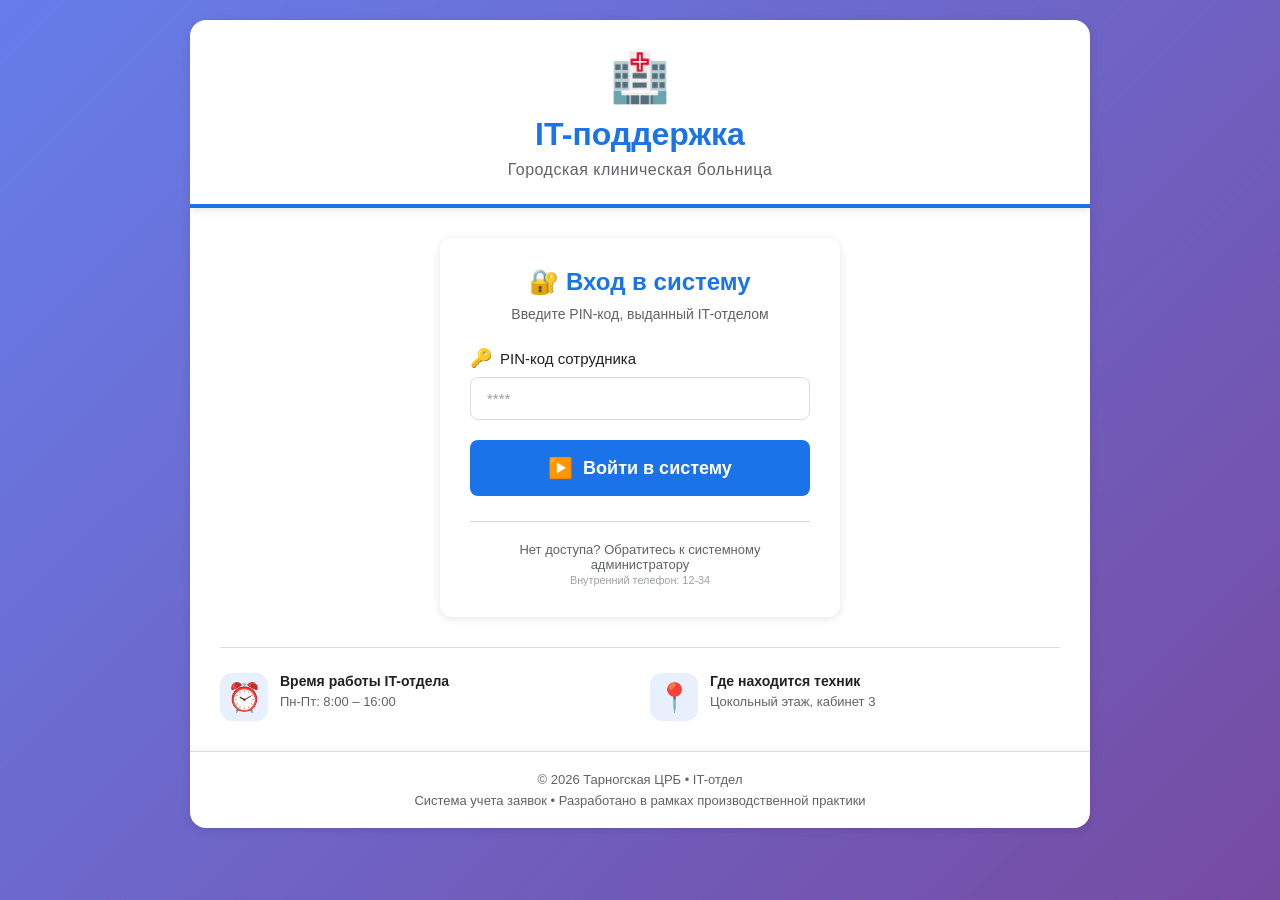
<file: index.html>
<!DOCTYPE html>
<html lang="ru">
<head>
    <meta charset="UTF-8">
    <meta name="viewport" content="width=device-width, initial-scale=1.0">
    <title>IT-поддержка | Городская больница</title>
    <link rel="stylesheet" href="style.css">
</head>
<body>
    <div class="container">
        <!-- Шапка с больничной символикой -->
        <header class="header">
            <div class="header-icon">🏥</div>
            <h1>IT-поддержка</h1>
            <div class="header-subtitle">Городская клиническая больница</div>
        </header>

        <!-- Основной контент -->
        <main class="main">
            <!-- БЛОК АВТОРИЗАЦИИ (показывается по умолчанию) -->
            <div class="auth-card" id="authBlock">
                <h2>🔐 Вход в систему</h2>
                <p class="auth-hint">Введите PIN-код, выданный IT-отделом</p>
                
                <div class="form-group">
                    <label for="pinCode">
                        <span class="label-icon">🔑</span>
                        PIN-код сотрудника
                    </label>
                    <input 
                        type="password" 
                        id="pinCode" 
                        placeholder="****" 
                        maxlength="6"
                        autocomplete="off"
                        inputmode="numeric"
                    >
                </div>
                
                <button onclick="checkAuth()" class="submit-btn">
                    <span class="btn-icon">▶️</span>
                    Войти в систему
                </button>
                
                <div id="authMessage" class="auth-message"></div>
                
                <p class="auth-footer">
                    Нет доступа? Обратитесь к системному администратору<br>
                    <small>Внутренний телефон: 12-34</small>
                </p>
            </div>

            <!-- ОСНОВНАЯ ФОРМА (скрыта до входа) -->
            <div class="form-card" id="mainFormBlock" style="display: none;">
                <h2>📋 Новая заявка на ремонт</h2>
                <p class="form-hint">Заполните форму — техник придет в течение 15 минут</p>

                <form id="requestForm">
                    <!-- Номер кабинета -->
                    <div class="form-group">
                        <label for="roomNumber">
                            <span class="label-icon">🚪</span>
                            Номер кабинета
                        </label>
                        <input 
                            type="text" 
                            id="roomNumber" 
                            name="roomNumber" 
                            placeholder="Например: 305, 12-А, Ординаторская"
                            required
                            autocomplete="off"
                        >
                    </div>

                    <!-- Тип оборудования -->
                    <div class="form-group">
                        <label for="equipmentType">
                            <span class="label-icon">💻</span>
                            Что сломалось?
                        </label>
                        <select id="equipmentType" name="equipmentType" required>
                            <option value="" disabled selected>-- Выберите тип оборудования --</option>
                            <option value="Компьютер">🖥️ Компьютер (не включается, тормозит)</option>
                            <option value="Принтер">🖨️ Принтер / МФУ (не печатает, замятие)</option>
                            <option value="Интернет">🌐 Интернет / Локальная сеть</option>
                            <option value="МИС">📊 Медицинская программа (МИС)</option>
                            <option value="Монитор">🖵 Монитор (нет изображения)</option>
                            <option value="Клавиатура/Мышь">⌨️ Клавиатура / Мышь</option>
                            <option value="Другое">❓ Другое</option>
                        </select>
                    </div>

                    <!-- Описание проблемы -->
                    <div class="form-group">
                        <label for="problemDescription">
                            <span class="label-icon">📝</span>
                            Описание проблемы
                        </label>
                        <textarea 
                            id="problemDescription" 
                            name="problemDescription" 
                            rows="4" 
                            placeholder="Опишите, что именно не работает..."
                            required
                        ></textarea>
                    </div>

                    <!-- Срочность -->
                    <div class="form-group">
                        <label for="priority">
                            <span class="label-icon">⚠️</span>
                            Срочность
                        </label>
                        <select id="priority" name="priority" required>
                            <option value="Обычная">🟢 Обычная (можно подойти в течение часа)</option>
                            <option value="Срочная" selected>🟡 Срочная (мешает работе врача)</option>
                            <option value="Критическая">🔴 Критическая (остановлен приём пациентов)</option>
                        </select>
                    </div>

                    <!-- Контактное лицо -->
                    <div class="form-group">
                        <label for="contactName">
                            <span class="label-icon">👤</span>
                            Ваше имя (для связи)
                        </label>
                        <input 
                            type="text" 
                            id="contactName" 
                            name="contactName" 
                            placeholder="Иванова М.А."
                            required
                        >
                    </div>

                    <!-- Кнопка отправки -->
                    <button type="submit" class="submit-btn" id="submitBtn">
                        <span class="btn-icon">📤</span>
                        Отправить заявку
                    </button>

                    <div id="formMessage" class="form-message"></div>
                </form>
            </div>

            <!-- Информационная панель -->
            <div class="info-panel">
                <div class="info-item">
                    <span class="info-icon">⏰</span>
                    <div>
                        <strong>Время работы IT-отдела</strong>
                        <p>Пн-Пт: 8:00 – 16:00</p>
                    </div>
                </div>
                <div class="info-item">
                    <span class="info-icon">📍</span>
                    <div>
                        <strong>Где находится техник</strong>
                        <p>Цокольный этаж, кабинет 3</p>
                    </div>
                </div>
            </div>
        </main>

        <!-- Подвал -->
        <footer class="footer">
            <p>© 2026 Тарногская ЦРБ • IT-отдел</p>
            <p class="footer-small">Система учета заявок • Разработано в рамках производственной практики</p>
        </footer>
    </div>

    <script src="script.js"></script>
</body>
</html>
</file>
<file: style.css>
/* ===== СБРОС СТИЛЕЙ ===== */
* {
    margin: 0;
    padding: 0;
    box-sizing: border-box;
}

/* ===== ПЕРЕМЕННЫЕ ===== */
:root {
    --primary-blue: #1a73e8;
    --primary-blue-dark: #1557b0;
    --primary-blue-light: #e8f0fe;
    --white: #ffffff;
    --gray-bg: #f5f7fa;
    --gray-border: #dadce0;
    --text-dark: #202124;
    --text-gray: #5f6368;
    --error-red: #d93025;
    --success-green: #188038;
    --shadow: 0 2px 10px rgba(0, 0, 0, 0.1);
    --shadow-hover: 0 4px 20px rgba(0, 0, 0, 0.15);
}

/* ===== БАЗОВЫЕ СТИЛИ ===== */
body {
    font-family: 'Segoe UI', 'Roboto', Arial, sans-serif;
    background: linear-gradient(135deg, #667eea 0%, #764ba2 100%);
    min-height: 100vh;
    padding: 20px;
    color: var(--text-dark);
}

.container {
    max-width: 900px;
    margin: 0 auto;
}

/* ===== ШАПКА ===== */
.header {
    background: var(--white);
    border-radius: 16px 16px 0 0;
    padding: 30px 30px 25px;
    text-align: center;
    box-shadow: var(--shadow);
    border-bottom: 4px solid var(--primary-blue);
    position: relative;
}

.header-icon {
    font-size: 48px;
    margin-bottom: 10px;
}

.header h1 {
    font-size: 32px;
    font-weight: 600;
    color: var(--primary-blue);
    margin-bottom: 8px;
}

.header-subtitle {
    font-size: 16px;
    color: var(--text-gray);
    letter-spacing: 0.5px;
}

/* ===== ОСНОВНОЙ КОНТЕНТ ===== */
.main {
    background: var(--white);
    padding: 30px;
    box-shadow: var(--shadow);
}

/* ===== АВТОРИЗАЦИЯ ===== */
.auth-card {
    background: white;
    border-radius: 12px;
    padding: 30px;
    box-shadow: var(--shadow);
    max-width: 400px;
    margin: 0 auto;
}

.auth-card h2 {
    text-align: center;
    margin-bottom: 10px;
    color: var(--primary-blue);
}

.auth-hint {
    text-align: center;
    color: var(--text-gray);
    font-size: 14px;
    margin-bottom: 25px;
}

.auth-message {
    margin-top: 15px;
    padding: 10px;
    border-radius: 6px;
    font-size: 14px;
    text-align: center;
    display: none;
}

.auth-message.error {
    display: block;
    background: #fce8e6;
    color: var(--error-red);
}

.auth-footer {
    margin-top: 25px;
    text-align: center;
    font-size: 13px;
    color: var(--text-gray);
    border-top: 1px solid var(--gray-border);
    padding-top: 20px;
}

.auth-footer small {
    color: #9aa0a6;
}

.logout-btn {
    position: absolute;
    top: 20px;
    right: 20px;
    background: rgba(26, 115, 232, 0.1);
    color: var(--primary-blue);
    border: 1px solid var(--primary-blue-light);
    padding: 8px 16px;
    border-radius: 20px;
    cursor: pointer;
    font-size: 13px;
    transition: all 0.2s;
    font-weight: 500;
}

.logout-btn:hover {
    background: var(--primary-blue-light);
}

.user-label {
    margin-top: 10px;
    font-size: 13px;
    color: var(--text-gray);
}

/* ===== ФОРМА ===== */
.form-card {
    margin-bottom: 30px;
}

.form-card h2 {
    font-size: 24px;
    font-weight: 500;
    color: var(--text-dark);
    margin-bottom: 8px;
}

.form-hint {
    color: var(--text-gray);
    font-size: 14px;
    margin-bottom: 25px;
    padding-bottom: 15px;
    border-bottom: 1px solid var(--gray-border);
}

.form-group {
    margin-bottom: 20px;
}

.form-group label {
    display: flex;
    align-items: center;
    gap: 8px;
    font-weight: 500;
    color: var(--text-dark);
    margin-bottom: 8px;
    font-size: 15px;
}

.label-icon {
    font-size: 18px;
}

.form-group input,
.form-group select,
.form-group textarea {
    width: 100%;
    padding: 12px 16px;
    font-size: 15px;
    border: 1px solid var(--gray-border);
    border-radius: 8px;
    background: var(--white);
    transition: all 0.2s ease;
    font-family: inherit;
}

.form-group input:focus,
.form-group select:focus,
.form-group textarea:focus {
    outline: none;
    border-color: var(--primary-blue);
    box-shadow: 0 0 0 3px var(--primary-blue-light);
}

.form-group input::placeholder,
.form-group textarea::placeholder {
    color: #9aa0a6;
}

.submit-btn {
    width: 100%;
    padding: 16px 24px;
    background: var(--primary-blue);
    color: var(--white);
    border: none;
    border-radius: 8px;
    font-size: 18px;
    font-weight: 600;
    cursor: pointer;
    display: flex;
    align-items: center;
    justify-content: center;
    gap: 10px;
    transition: all 0.2s ease;
    margin-top: 10px;
}

.submit-btn:hover {
    background: var(--primary-blue-dark);
    box-shadow: var(--shadow-hover);
    transform: translateY(-1px);
}

.submit-btn:disabled {
    background: #a8c7fa;
    cursor: not-allowed;
    transform: none;
}

.btn-icon {
    font-size: 20px;
}

.form-message {
    margin-top: 20px;
    padding: 12px 16px;
    border-radius: 8px;
    font-size: 14px;
    display: none;
}

.form-message.success {
    display: block;
    background: #e6f4ea;
    color: var(--success-green);
    border: 1px solid #ceead6;
}

.form-message.error {
    display: block;
    background: #fce8e6;
    color: var(--error-red);
    border: 1px solid #f6c9c6;
}

.form-message.info {
    display: block;
    background: var(--primary-blue-light);
    color: var(--primary-blue-dark);
    border: 1px solid #d2e3fc;
}

/* ===== ИНФО-ПАНЕЛЬ ===== */
.info-panel {
    display: grid;
    grid-template-columns: repeat(auto-fit, minmax(200px, 1fr));
    gap: 20px;
    margin-top: 30px;
    padding-top: 25px;
    border-top: 1px solid var(--gray-border);
}

.info-item {
    display: flex;
    gap: 12px;
    align-items: flex-start;
}

.info-icon {
    font-size: 28px;
    background: var(--primary-blue-light);
    width: 48px;
    height: 48px;
    display: flex;
    align-items: center;
    justify-content: center;
    border-radius: 12px;
    flex-shrink: 0;
}

.info-item strong {
    display: block;
    font-size: 14px;
    color: var(--text-dark);
    margin-bottom: 4px;
}

.info-item p {
    font-size: 13px;
    color: var(--text-gray);
    line-height: 1.4;
}

/* ===== ПОДВАЛ ===== */
.footer {
    background: var(--white);
    border-radius: 0 0 16px 16px;
    padding: 20px 30px;
    text-align: center;
    box-shadow: var(--shadow);
    border-top: 1px solid var(--gray-border);
}

.footer p {
    color: var(--text-gray);
    font-size: 13px;
}

.footer-small {
    margin-top: 6px;
    font-size: 12px;
    color: #9aa0a6;
}

/* ===== АДАПТИВНОСТЬ ===== */
@media (max-width: 600px) {
    body {
        padding: 10px;
    }
    
    .header {
        padding: 20px 20px 15px;
    }
    
    .header h1 {
        font-size: 26px;
    }
    
    .main {
        padding: 20px;
    }
    
    .info-panel {
        grid-template-columns: 1fr;
    }
    
    .submit-btn {
        padding: 14px 20px;
        font-size: 16px;
    }
    
    .logout-btn {
        top: 10px;
        right: 10px;
    }
}

/* ===== АНИМАЦИЯ ЗАГРУЗКИ ===== */
@keyframes spin {
    0% { transform: rotate(0deg); }
    100% { transform: rotate(360deg); }
}

.loading-spinner {
    display: inline-block;
    width: 20px;
    height: 20px;
    border: 3px solid rgba(255, 255, 255, 0.3);
    border-radius: 50%;
    border-top-color: var(--white);
    animation: spin 0.8s linear infinite;
}

/* ===== СТИЛИ ДЛЯ АДМИНКИ ===== */
.admin-header {
    background: #2c3e50 !important;
}

.admin-header h1 {
    color: white !important;
}

.requests-table-container {
    overflow-x: auto;
    margin-top: 20px;
}

.requests-table {
    width: 100%;
    border-collapse: collapse;
    font-size: 14px;
    background: white;
    border-radius: 8px;
    overflow: hidden;
    box-shadow: 0 2px 8px rgba(0,0,0,0.1);
}

.requests-table th {
    background: #34495e;
    color: white;
    padding: 14px 12px;
    text-align: left;
    font-weight: 500;
    white-space: nowrap;
}

.requests-table td {
    padding: 12px;
    border-bottom: 1px solid #e0e0e0;
    vertical-align: top;
}

.requests-table tr:hover {
    background: #f8f9fa;
}

.status-badge {
    display: inline-block;
    padding: 4px 10px;
    border-radius: 20px;
    font-size: 12px;
    font-weight: 600;
    cursor: pointer;
    transition: all 0.2s;
}

.status-new {
    background: #fee2e2;
    color: #dc2626;
}

.status-progress {
    background: #fef3c7;
    color: #d97706;
}

.status-done {
    background: #d1fae5;
    color: #059669;
}

.priority-critical {
    background: #fee2e2;
    border-left: 4px solid #dc2626;
}

.priority-urgent {
    border-left: 4px solid #f59e0b;
}

.admin-controls {
    display: flex;
    gap: 15px;
    margin-bottom: 20px;
    flex-wrap: wrap;
    align-items: center;
}

.refresh-btn {
    background: var(--primary-blue);
    color: white;
    border: none;
    padding: 10px 20px;
    border-radius: 6px;
    cursor: pointer;
    font-size: 14px;
    display: flex;
    align-items: center;
    gap: 8px;
}

.refresh-btn:hover {
    background: var(--primary-blue-dark);
}

.clear-btn {
    background: #6c757d;
    color: white;
    border: none;
    padding: 10px 20px;
    border-radius: 6px;
    cursor: pointer;
    font-size: 14px;
}

.clear-btn:hover {
    background: #5a6268;
}

.stats {
    margin-left: auto;
    font-size: 14px;
    color: var(--text-gray);
}

.empty-message {
    text-align: center;
    padding: 40px;
    color: #9aa0a6;
    font-size: 16px;
}

.filter-select {
    padding: 10px 16px;
    border: 1px solid var(--gray-border);
    border-radius: 6px;
    font-size: 14px;
    background: white;
}

.tab-btn {
    background: none;
    border: none;
    padding: 12px 24px;
    font-size: 15px;
    cursor: pointer;
    color: var(--text-gray);
    border-bottom: 3px solid transparent;
    transition: all 0.2s;
}

.tab-btn:hover {
    color: var(--primary-blue);
}

.tab-btn.active {
    color: var(--primary-blue);
    border-bottom-color: var(--primary-blue);
    font-weight: 600;
}

code {
    background: #f1f3f4;
    padding: 2px 6px;
    border-radius: 4px;
    font-family: monospace;
}
</file>
